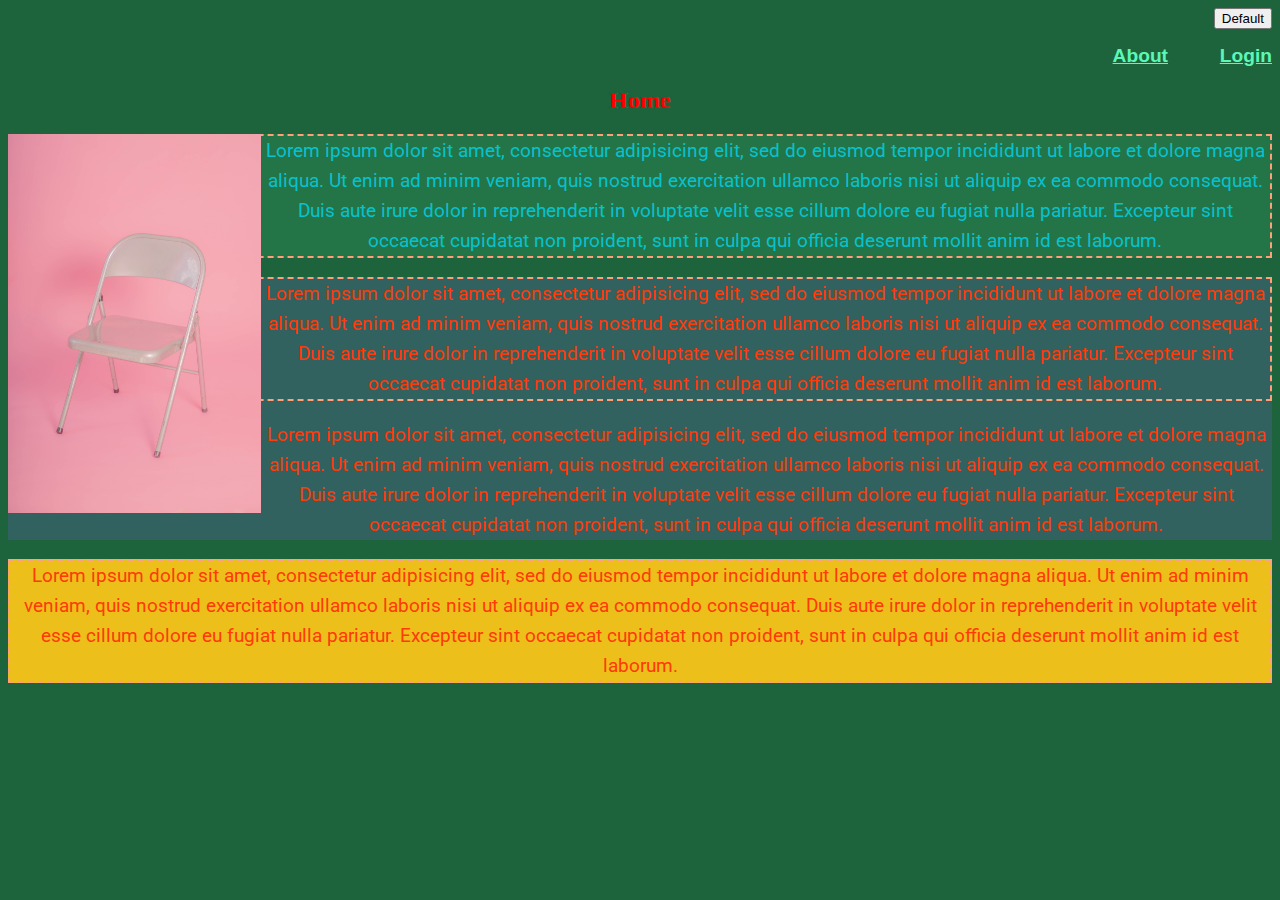
<file: index.html>
<!DOCTYPE html>
<html>
<head>
  <title>My first website!</title>
  <link  rel="stylesheet" type="text/css" href="style.css">
  <link rel="preconnect" href="https://fonts.gstatic.com">
  <link href="https://fonts.googleapis.com/css2?family=Roboto:wght@300&display=swap" rel="stylesheet">
</head>
<body>
  <button class="btn btn-primary">Default</button>
  <header>
    <nav>
      <ul class=>
        <li><a href="about.html">About</a></li>
        <li><a href="login.html">Login</a></li>
      </ul>
    </nav>
  </header>

  <section>
    
  <div>
    <h2>Home</h2> 
  </div>

<!-- Qual a diferença entre id e classe?-->
<!-- Por que eu só posso aplicar id uma vez?-->

<img src="image2.jpg" width="20%" height="10%">

<div id="div1">
    <p class="webtext active">Lorem ipsum dolor sit amet, consectetur adipisicing elit, sed do eiusmod
    tempor incididunt ut labore et dolore magna aliqua. Ut enim ad minim veniam,
    quis nostrud exercitation ullamco laboris nisi ut aliquip ex ea commodo
    consequat. Duis aute irure dolor in reprehenderit in voluptate velit esse
    cillum dolore eu fugiat nulla pariatur. Excepteur sint occaecat cupidatat non
    proident, sunt in culpa qui officia deserunt mollit anim id est laborum.</p>
    </div>

    <div id="div2">
    <p class="webtext">Lorem ipsum dolor sit amet, consectetur adipisicing elit, sed do eiusmod
      tempor incididunt ut labore et dolore magna aliqua. Ut enim ad minim veniam,
      quis nostrud exercitation ullamco laboris nisi ut aliquip ex ea commodo
      consequat. Duis aute irure dolor in reprehenderit in voluptate velit esse
      cillum dolore eu fugiat nulla pariatur. Excepteur sint occaecat cupidatat non
      proident, sunt in culpa qui officia deserunt mollit anim id est laborum.</p>
    <p class="webtext">Lorem ipsum dolor sit amet, consectetur adipisicing elit, sed do eiusmod
      tempor incididunt ut labore et dolore magna aliqua. Ut enim ad minim veniam,
      quis nostrud exercitation ullamco laboris nisi ut aliquip ex ea commodo
      consequat. Duis aute irure dolor in reprehenderit in voluptate velit esse
      cillum dolore eu fugiat nulla pariatur. Excepteur sint occaecat cupidatat non
      proident, sunt in culpa qui officia deserunt mollit anim id est laborum.</p>
    </div>

    <div id="div3">    
    <p class="webtext">Lorem ipsum dolor sit amet, consectetur adipisicing elit, sed do eiusmod
    tempor incididunt ut labore et dolore magna aliqua. Ut enim ad minim veniam,
    quis nostrud exercitation ullamco laboris nisi ut aliquip ex ea commodo
    consequat. Duis aute irure dolor in reprehenderit in voluptate velit esse
    cillum dolore eu fugiat nulla pariatur. Excepteur sint occaecat cupidatat non
    proident, sunt in culpa qui officia deserunt mollit anim id est laborum.</p>
  </div>

  </section>
</body>
</html>
</file>
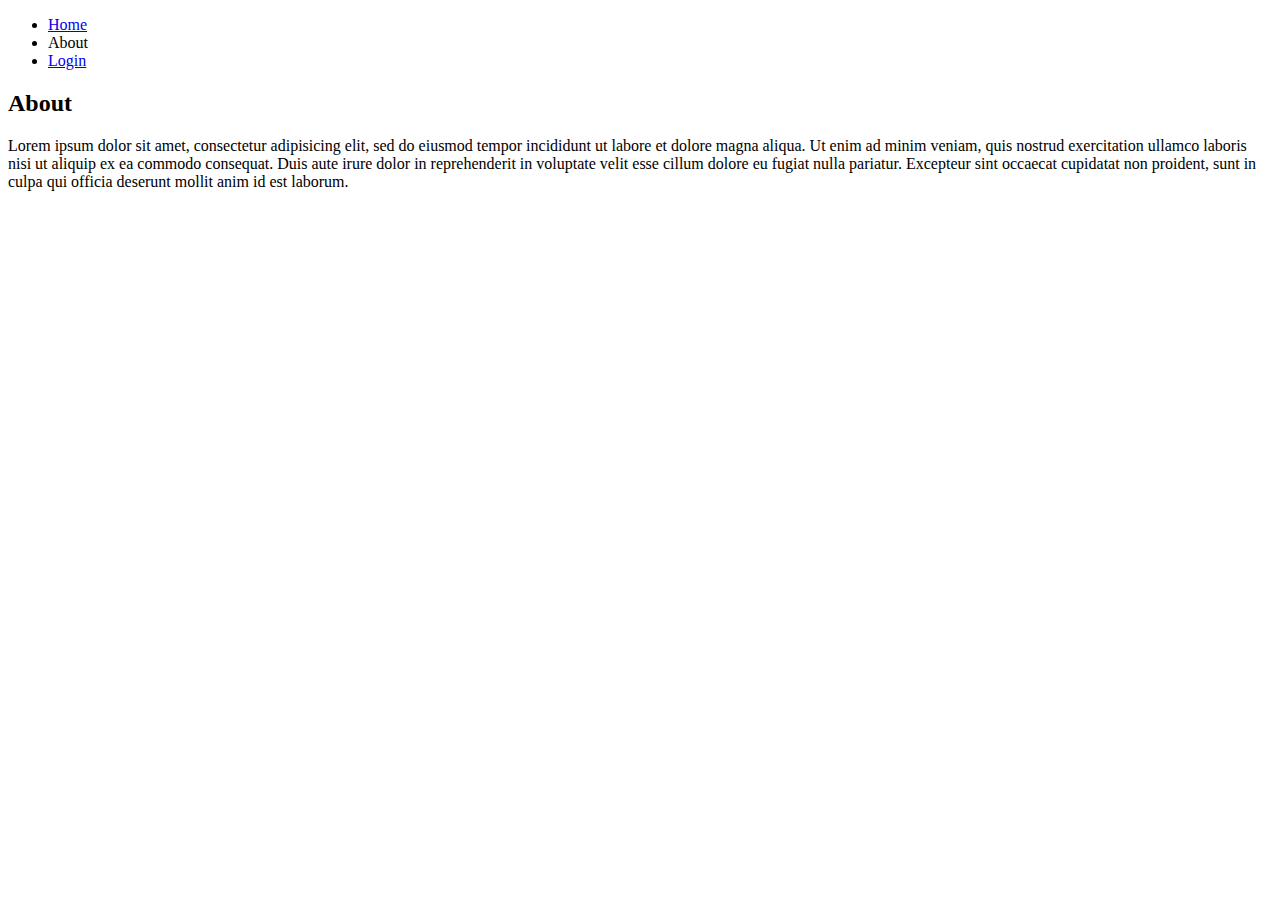
<file: about.html>
<!DOCTYPE html>
<html>
<head>
  <title>My first website!</title>
</head>
<body>
  <header>
    <nav>
      <ul>
        <li><a href="index.html">Home</a></li>
        <li>About</li>
        <li><a href="login.html">Login</a></li>
      </ul>
    </nav>
  </header>
  <section>
    <h2>About</h2>
    <p>Lorem ipsum dolor sit amet, consectetur adipisicing elit, sed do eiusmod
    tempor incididunt ut labore et dolore magna aliqua. Ut enim ad minim veniam,
    quis nostrud exercitation ullamco laboris nisi ut aliquip ex ea commodo
    consequat. Duis aute irure dolor in reprehenderit in voluptate velit esse
    cillum dolore eu fugiat nulla pariatur. Excepteur sint occaecat cupidatat non
    proident, sunt in culpa qui officia deserunt mollit anim id est laborum.</p>
  </section>
</body>
</html>
</file>
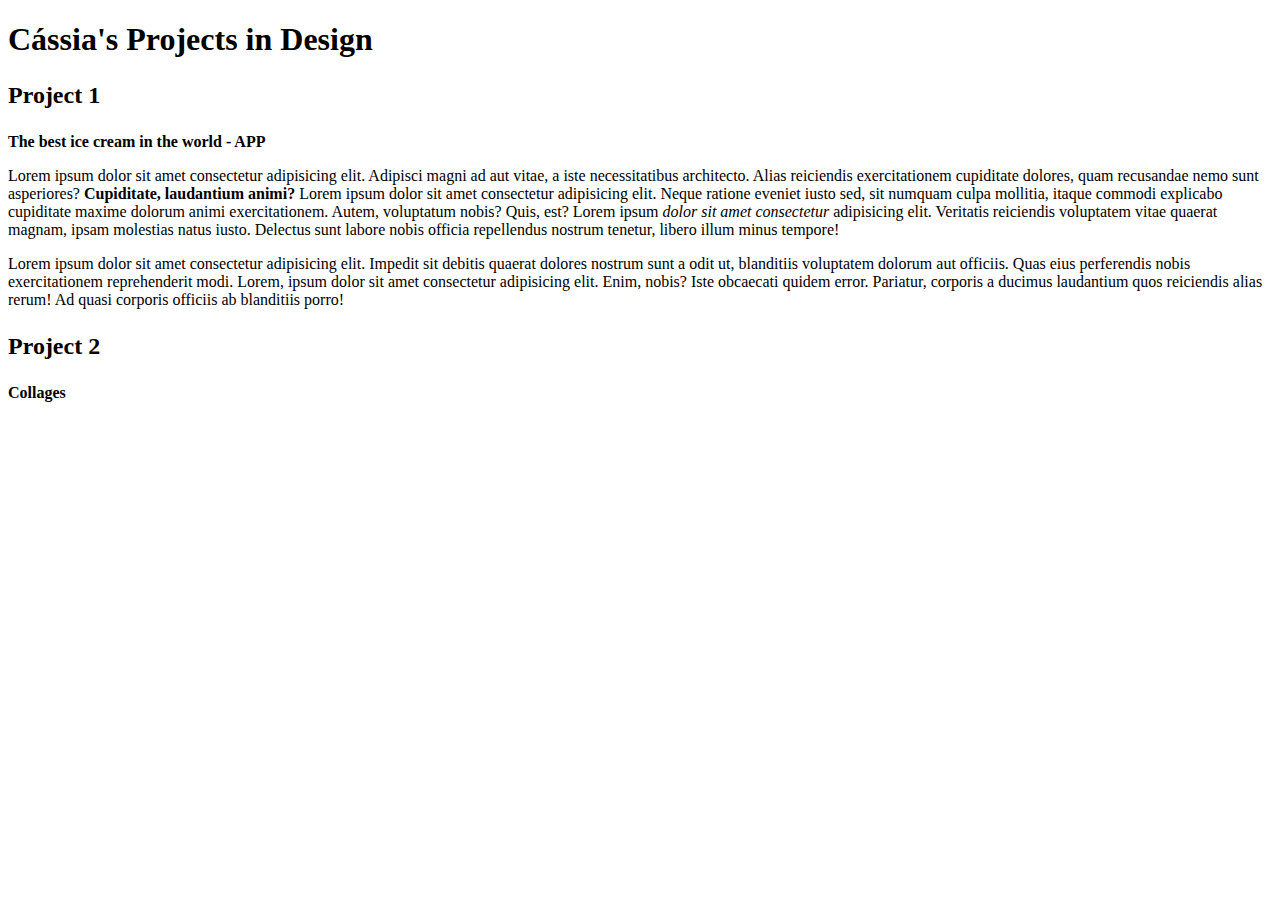
<file: class1.html>
<!DOCTYPE html>

   <head>
    <title>Cássia's Portfolio </title>
</head>
<h1>Cássia's Projects in Design</h1>

<body>

<h2><p>Project 1 </p></h2>
<p><strong>The best ice cream in the world - APP</strong></p>
<p>
    Lorem ipsum dolor sit amet consectetur adipisicing elit.
    Adipisci magni ad aut vitae, a iste necessitatibus architecto. 
    Alias reiciendis exercitationem cupiditate dolores, quam recusandae 
    nemo sunt asperiores? <strong> Cupiditate, laudantium animi? </strong>
    Lorem ipsum dolor sit amet consectetur adipisicing elit. Neque ratione 
    eveniet iusto sed, sit numquam culpa mollitia, itaque commodi explicabo 
    cupiditate maxime dolorum animi exercitationem. Autem, voluptatum nobis? 
    Quis, est? Lorem ipsum <em> dolor sit amet consectetur </em> adipisicing elit.
    Veritatis reiciendis voluptatem vitae quaerat magnam, ipsam molestias natus iusto. 
    Delectus sunt labore nobis officia repellendus nostrum tenetur, libero illum minus tempore!
</p>

<p>Lorem ipsum dolor sit amet consectetur adipisicing elit. Impedit sit debitis quaerat
    dolores nostrum sunt a odit ut, blanditiis voluptatem dolorum aut officiis. Quas eius 
    perferendis nobis exercitationem reprehenderit modi. Lorem, ipsum dolor sit amet 
    consectetur adipisicing elit. Enim, nobis? Iste obcaecati quidem error. Pariatur, 
    corporis a ducimus laudantium quos reiciendis alias rerum! Ad quasi corporis officiis 
    ab blanditiis porro!</p>

<h2><p> Project 2 </p></h2>
<p><b>Collages</b></p>

</body>

</HTML>
</file>
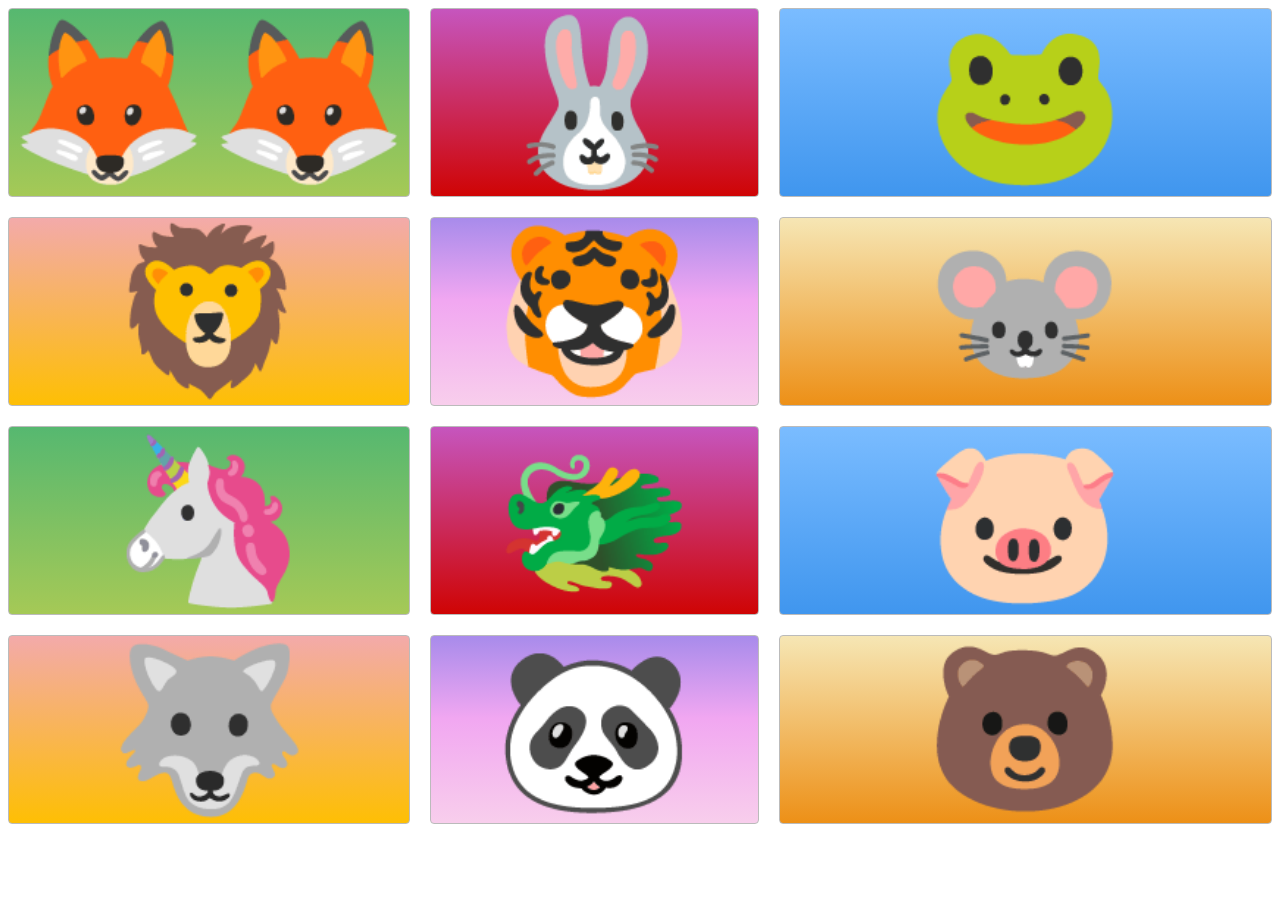
<file: cssgrid.html>
<!DOCTYPE html>
<html>
<head>
  <!-- the below meta tag is default in most modern browsers. however if you have an
  older browser, the emojis may not show up properly. In which case you need this meta
  tag. Read more here: https://teamtreehouse.com/community/meta-charsetutf8-what-does-this-mean-or-what-does-it-do-i-deleted-it-from-the-code-and-nothing-changed -->
  <meta charset="utf-8" >  
  <title>Grid Master</title>
  <link rel="stylesheet" type="text/css" href="./cssgridstyle.css">
</head>
<body>
  <div class="container">
    <div class="zone green">🦊🦊</div>
    <div class="zone red">🐰</div>
    <div class="zone blue">🐸</div>
    <div class="zone yellow">🦁</div>
    <div class="zone purple">🐯</div>       
    <div class="zone brown">🐭</div>
    <div class="zone green">🦄</div>
    <div class="zone red">🐲</div>
    <div class="zone blue">🐷</div>
    <div class="zone yellow">🐺</div>
    <div class="zone purple">🐼</div>
    <div class="zone brown">🐻</div>
  </div>
  
</body>
</html>
</file>
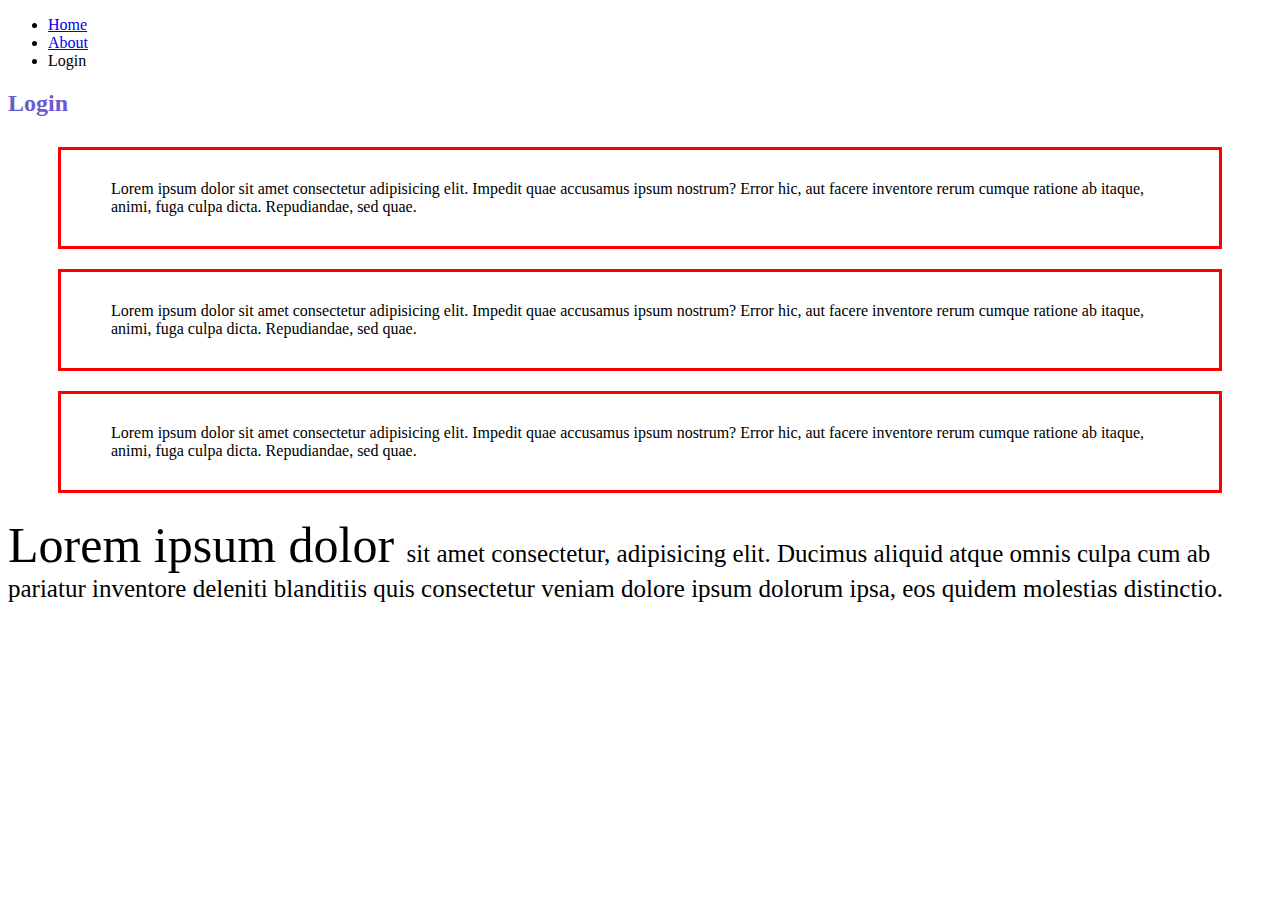
<file: login.html>
<!DOCTYPE html>
<html>
<head>
  <title>My first website!</title>
  <link rel="stylesheet" type="text/css" href="style2.css">
</head>
<body>
  <header>
    <nav>
      <ul>
        <li><a href="index.html">Home</a></li>
        <li><a href="about.html">About</a></li>
        <li>Login</li>
      </ul>
    </nav>
  </header>
  <section>
    <h2>Login</h2>
  <div class="boxmodel">
  Lorem ipsum dolor sit amet consectetur adipisicing elit. 
  Impedit quae accusamus ipsum nostrum? Error hic, aut facere 
  inventore rerum cumque ratione ab itaque, animi, fuga culpa dicta. 
  Repudiandae, sed quae.
  </div>

  <div class="boxmodel">
    Lorem ipsum dolor sit amet consectetur adipisicing elit. 
    Impedit quae accusamus ipsum nostrum? Error hic, aut facere 
    inventore rerum cumque ratione ab itaque, animi, fuga culpa dicta. 
    Repudiandae, sed quae.
  </div>
  
  <div class="boxmodel">
    Lorem ipsum dolor sit amet consectetur adipisicing elit. 
    Impedit quae accusamus ipsum nostrum? Error hic, aut facere 
    inventore rerum cumque ratione ab itaque, animi, fuga culpa dicta. 
    Repudiandae, sed quae.
  </div>
  </section>

  <p>
    <span> Lorem ipsum dolor </span> sit amet consectetur, adipisicing elit. 
    Ducimus aliquid atque omnis culpa cum ab pariatur inventore deleniti 
    blanditiis quis consectetur veniam dolore ipsum dolorum ipsa, eos quidem 
    molestias distinctio.
  </p>
</body>
</html>
</file>
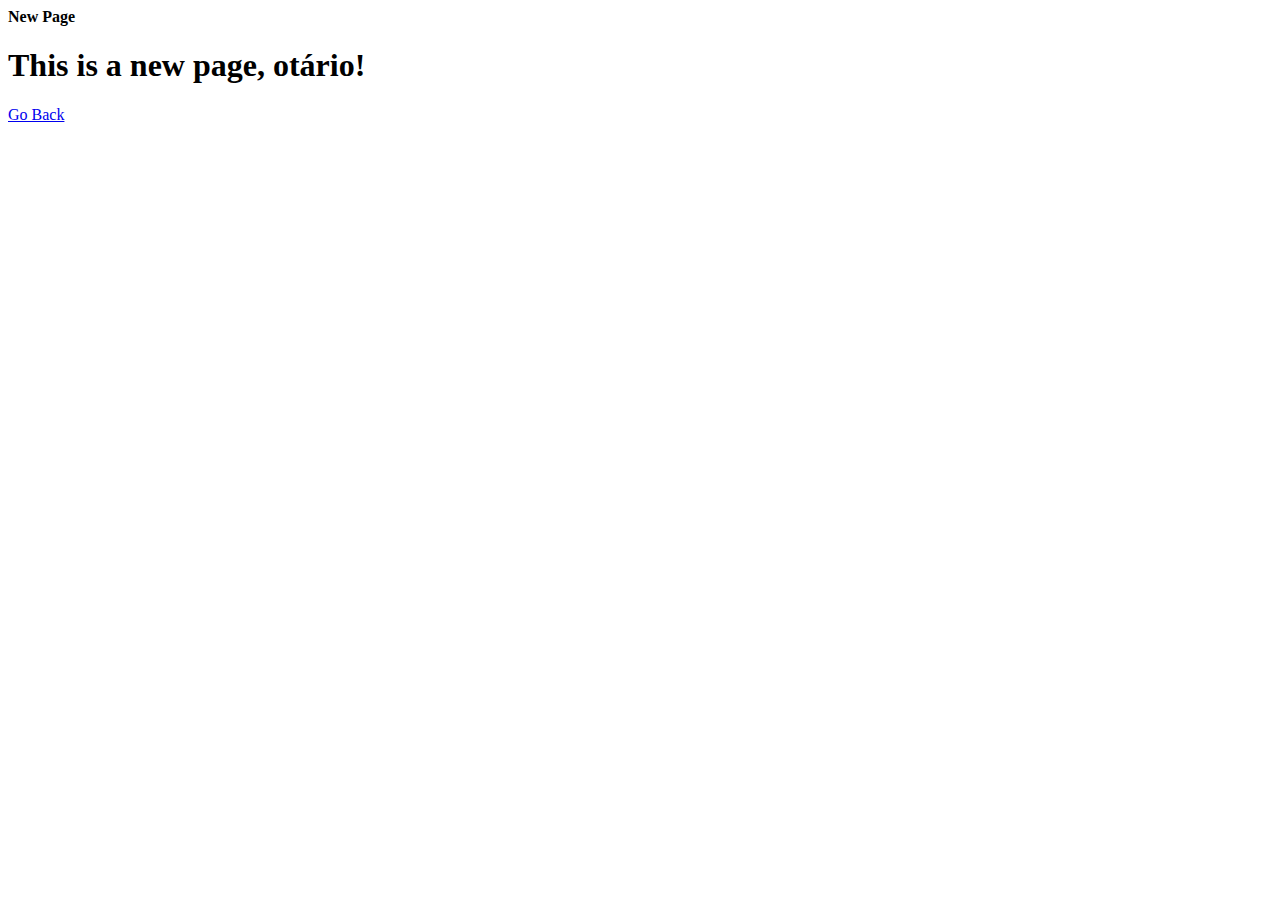
<file: newpage.html>
<!DOCTYPE html>
<html>
    <title>Cássia's Portfolio</title>

<head><strong>New Page</strong></head>    

<body><h1>This is a new page, otário!</h1></body>
<a href="lists.html"> Go Back</p> </a><p>
</html>
</file>
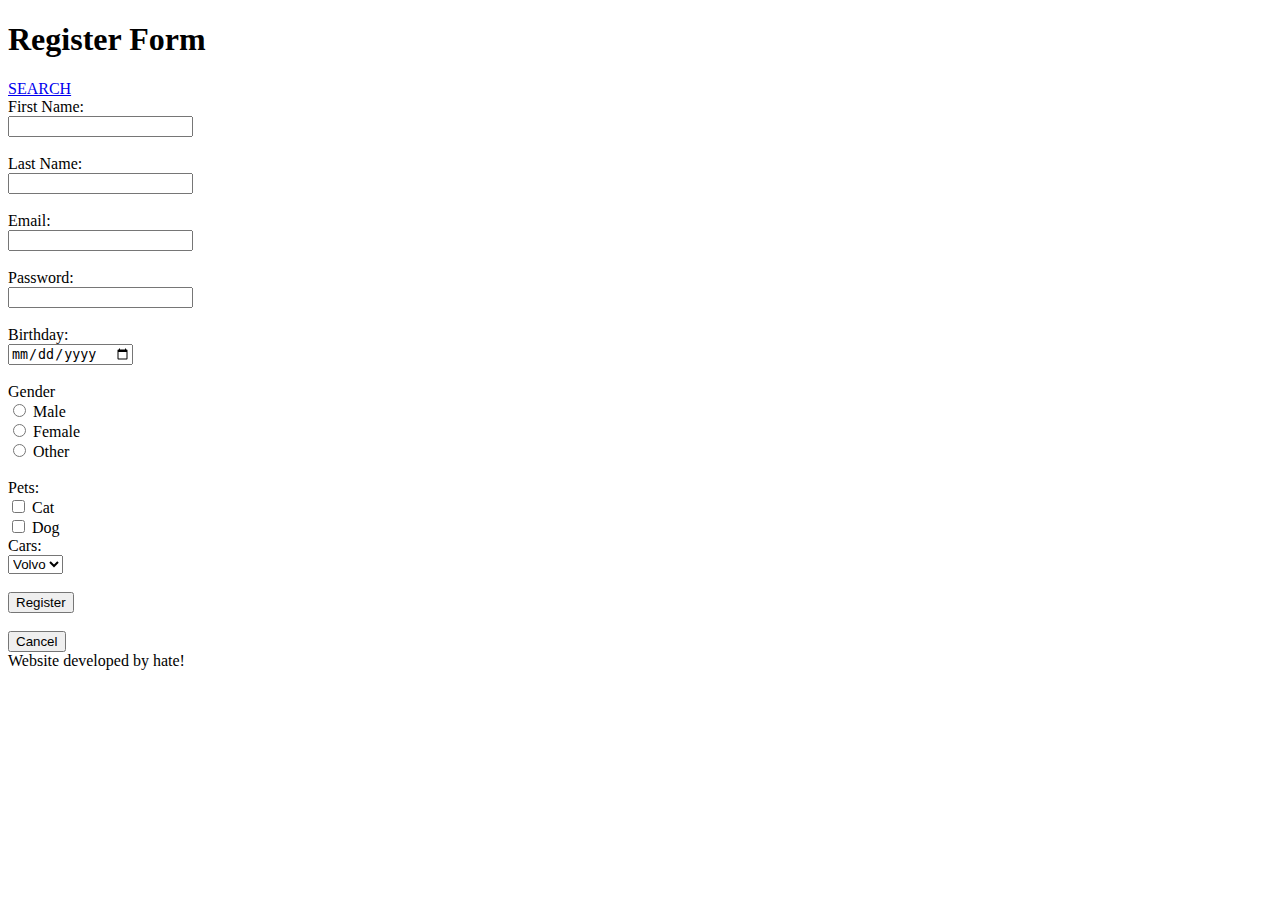
<file: register.html>
<!DOCTYPE html>
<html>

<head>
    <title> Register </title>
</head>

<body>
    <header>
        <h1>Register Form</h1>
    </header>
    <nav>
        <a href="www.google.com"> SEARCH </a>
    </nav>

    <div>

        <form method="GET">
            <!--USE GET NOT POST-->
            <span>First Name:<br></span> <input type="text" name="firstname"><br><br>
            Last Name:<br> <input type="text" name="lastname"><br><br>
            Email:<br> <input type="email" required name="email"><br><br>
            Password:<br> <input type="password" required minlength="5" name="password"><br><br>
            Birthday: <br> <input type="date" required name="birthday"> <br><br>
            Gender <br>
            <input type="radio" name="gender" value="Male"> Male <br>
            <input type="radio" name="gender" value="Female"> Female <br>
            <input type="radio" name="gender" value="Other"> Other <br><br>
            Pets: <br>
            <input type="checkbox" name="cat"> Cat <br>
            <input type="checkbox" name="dog"> Dog <br>
            Cars: <br>
            <select name="cars">
                <option value="Volvo" name="Volvo"> Volvo </option><br>
                <option value="Audi" name="Audi"> Aldi </option><br>
                <option value="Gol"> Gol </option><br>
            </select><br><br>
            <input type="submit" value="Register"><br><br>
            <input type="reset" value="Cancel"><br>
        </form>

    </div>

    <footer>Website developed by hate! </footer>

</body>

</html>
</file>
<file: style.css>
/*Selector{
    Propety: value;
}*/

*{
    text-align: right;
}

body {
    /*background-image: url("back.jpg");
    background-size: cover;*/
    background-color: rgb(29, 100, 61);
}

h2 {
    text-align: center;
    color: red;
}

h2:hover {
    color: rgb(203, 253, 23);
    text-align: center;
    border: 2px solid rgb(139, 45, 226);
}

/* h2 > p {
    color: rgb(63, 20, 255);
    text-align: center;
    border: 4px solid rgba(251, 255, 13, 0.5);
} */

/*h2 p {
    color: rgb(63, 20, 255);
    text-align: center;
    border: 4px solid rgba(251, 255, 13, 0.5);
}*/

/* h2,p {
    color: rgb(63, 20, 255);
    text-align: center;
    border: 4px solid rgba(251, 255, 13, 0.5);
} */

/* Why does it not work? How do I create a cursor with an image? */
.custom{
    cursor: url ("back.jpg", auto);
}

a{
    color: rgb(92, 247, 182);
    
}

a:hover{
    color: pink;
    
}

img{
    float: left;

}
p{
    color: #ff3a09;
    font-size: 1.2em;
    text-align: center;
    line-height: 30px;
    /*font-style: italic;*/
    font-weight: 400;
    font-family: 'Roboto', sans-serif;
}

li{
    list-style-type: none;
    display: inline-block; inline-size: 100px; 
    font-family: Verdana, Geneva, Tahoma, sans-serif;
    font-weight: 600;
    font-size: 1.2em;
    font-stretch: 2em;
/* How do I organize the spaces beteewen the carachters? */
}

.webtext:first-child{
    border:2px dashed lightsalmon;
}

.active{
    color:rgb(6, 194, 207);
}

#div1{
background: rgba(60, 179, 113, 0.2);
}

#div2{
    background: rgba(135, 91, 238, 0.2);
    }

#div3{
    background: rgba(250, 197, 25, 0.945);
    }
</file>
<file: cssgridstyle.css>
.container{
    display: grid;
    grid-gap: 20px;
    grid-template-columns: auto 2fr 3fr;
    grid-template-rows: 1fr;
}

.zone {
    cursor:pointer;
    /*display:inline-block;*/
    text-align: center;
    font-size:10em;
    border-radius:4px;
    border:1px solid #bbb;
    transition: all 0.3s linear;
}

.zone:hover {
    -webkit-box-shadow:rgba(0,0,0,0.8) 0px 5px 15px, inset rgba(0,0,0,0.15) 0px -10px 20px;
    -moz-box-shadow:rgba(0,0,0,0.8) 0px 5px 15px, inset rgba(0,0,0,0.15) 0px -10px 20px;
    -o-box-shadow:rgba(0,0,0,0.8) 0px 5px 15px, inset rgba(0,0,0,0.15) 0px -10px 20px;
    box-shadow:rgba(0,0,0,0.8) 0px 5px 15px, inset rgba(0,0,0,0.15) 0px -10px 20px;
}


/*https://paulund.co.uk/how-to-create-shiny-css-buttons*/
/***********************************************************************
 *  Green Background
 **********************************************************************/
.green{
    background: #56B870; /* Old browsers */
    background: -moz-linear-gradient(top, #56B870 0%, #a5c956 100%); /* FF3.6+ */
    background: -webkit-gradient(linear, left top, left bottom, color-stop(0%,#56B870), color-stop(100%,#a5c956)); /* Chrome,Safari4+ */
    background: -webkit-linear-gradient(top, #56B870 0%,#a5c956 100%); /* Chrome10+,Safari5.1+ */
    background: -o-linear-gradient(top, #56B870 0%,#a5c956 100%); /* Opera 11.10+ */
    background: -ms-linear-gradient(top, #56B870 0%,#a5c956 100%); /* IE10+ */
    background: linear-gradient(top, #56B870 0%,#a5c956 100%); /* W3C */
}

/***********************************************************************
 *  Red Background
 **********************************************************************/
.red{
    background: #C655BE; /* Old browsers */
    background: -moz-linear-gradient(top, #C655BE 0%, #cf0404 100%); /* FF3.6+ */
    background: -webkit-gradient(linear, left top, left bottom, color-stop(0%,#C655BE), color-stop(100%,#cf0404)); /* Chrome,Safari4+ */
    background: -webkit-linear-gradient(top, #C655BE 0%,#cf0404 100%); /* Chrome10+,Safari5.1+ */
    background: -o-linear-gradient(top, #C655BE 0%,#cf0404 100%); /* Opera 11.10+ */
    background: -ms-linear-gradient(top, #C655BE 0%,#cf0404 100%); /* IE10+ */
    background: linear-gradient(top, #C655BE 0%,#cf0404 100%); /* W3C */
}

/***********************************************************************
 *  Yellow Background
 **********************************************************************/
.yellow{
    background: #F3AAAA; /* Old browsers */
    background: -moz-linear-gradient(top, #F3AAAA 0%, #febf04 100%); /* FF3.6+ */
    background: -webkit-gradient(linear, left top, left bottom, color-stop(0%,#F3AAAA), color-stop(100%,#febf04)); /* Chrome,Safari4+ */
    background: -webkit-linear-gradient(top, #F3AAAA 0%,#febf04 100%); /* Chrome10+,Safari5.1+ */
    background: -o-linear-gradient(top, #F3AAAA 0%,#febf04 100%); /* Opera 11.10+ */
    background: -ms-linear-gradient(top, #F3AAAA 0%,#febf04 100%); /* IE10+ */
    background: linear-gradient(top, #F3AAAA 0%,#febf04 100%); /* W3C */
}

/***********************************************************************
 *  Blue Background
 **********************************************************************/
.blue{
    background: #7abcff; /* Old browsers */
    background: -moz-linear-gradient(top, #7abcff 0%, #60abf8 44%, #4096ee 100%); /* FF3.6+ */
    background: -webkit-gradient(linear, left top, left bottom, color-stop(0%,#7abcff), color-stop(44%,#60abf8), color-stop(100%,#4096ee)); /* Chrome,Safari4+ */
    background: -webkit-linear-gradient(top, #7abcff 0%,#60abf8 44%,#4096ee 100%); /* Chrome10+,Safari5.1+ */
    background: -o-linear-gradient(top, #7abcff 0%,#60abf8 44%,#4096ee 100%); /* Opera 11.10+ */
    background: -ms-linear-gradient(top, #7abcff 0%,#60abf8 44%,#4096ee 100%); /* IE10+ */
    background: linear-gradient(top, #7abcff 0%,#60abf8 44%,#4096ee 100%); /* W3C */
}

/***********************************************************************
 *  Purple Background
 **********************************************************************/
.purple {
    background: #A88BEB; /* Old browsers */
    background: -moz-linear-gradient(top, #A88BEB 0%, #F1A7F1 44%, #F8CEEC 100%); /* FF3.6+ */
    background: -webkit-gradient(linear, left top, left bottom, color-stop(0%,#A88BEB), color-stop(44%,#F1A7F1), color-stop(100%,#F8CEEC)); /* Chrome,Safari4+ */
    background: -webkit-linear-gradient(top, #A88BEB 0%,#F1A7F1 44%,#F8CEEC 100%); /* Chrome10+,Safari5.1+ */
    background: -o-linear-gradient(top, #A88BEB 0%,#F1A7F1 44%,#F8CEEC 100%); /* Opera 11.10+ */
    background: -ms-linear-gradient(top, #A88BEB 0%,#F1A7F1 44%,#F8CEEC 100%); /* IE10+ */
    background: linear-gradient(top, #A88BEB 0%,#F1A7F1 44%,#F8CEEC 100%); /* W3C */
}

/***********************************************************************
 *  Brown Background
 **********************************************************************/
.brown {
    background: #f6e6b4; /* Old browsers */
    background: -moz-linear-gradient(top, #f6e6b4 0%, #ed9017 100%); /* FF3.6+ */
    background: -webkit-gradient(linear, left top, left bottom, color-stop(0%,#f6e6b4), color-stop(100%,#ed9017)); /* Chrome,Safari4+ */
    background: -webkit-linear-gradient(top, #f6e6b4 0%,#ed9017 100%); /* Chrome10+,Safari5.1+ */
    background: -o-linear-gradient(top, #f6e6b4 0%,#ed9017 100%); /* Opera 11.10+ */
    background: -ms-linear-gradient(top, #f6e6b4 0%,#ed9017 100%); /* IE10+ */
    background: linear-gradient(top, #f6e6b4 0%,#ed9017 100%); /* W3C */
    filter: progid:DXImageTransform.Microsoft.gradient( startColorstr='#f6e6b4', endColorstr='#ed9017',GradientType=0 ); /* IE6-9 */
}
</file>
<file: style2.css>
h2{
    color:slateblue;
}
.boxmodel{
        border: 3px solid red;
        display: inline-block;
        padding: 30px 50px;
        margin: 10px 50px;
        width: fit-content;

}

@media (max-width:400px) {
    .boxmodel{
        padding: 30px 30px;
        margin: 10px 40px;

    }
}

p{
    font-size: 25px;
    line-height: 35px;
    font-optical-sizing: ;
}

/*Serve para fazer um destaque inline. O Em vai ser relativo ao "pai" que no caso é o estilo definido em p*/

span{
    font-size: 2em;
}
</file>
